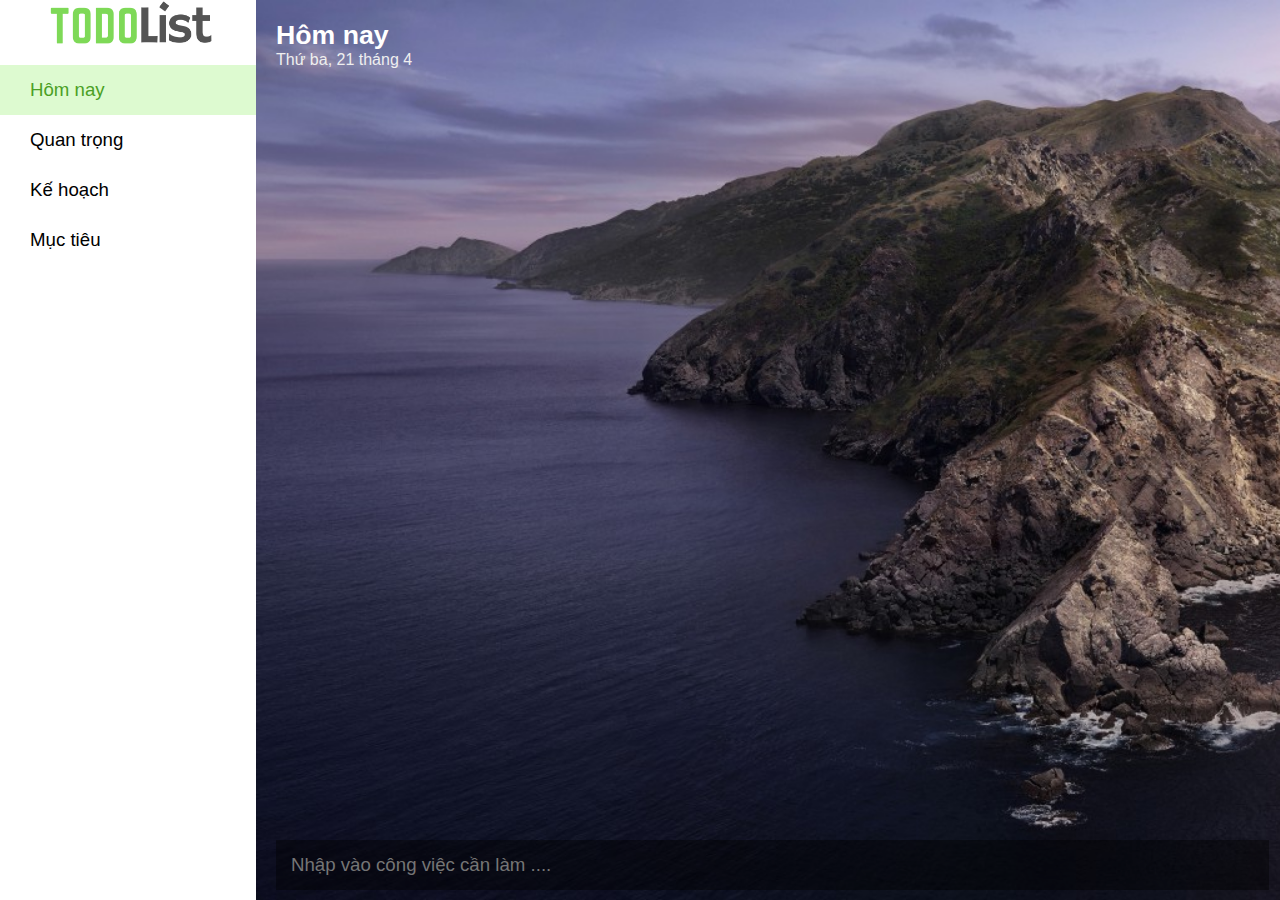
<file: binh/todo-list/index.html>
<!DOCTYPE html>
<html lang="en">

<head>
    <meta charset="UTF-8">
    <meta name="viewport" content="width=device-width, initial-scale=1.0">
    <title>tolist</title>
    <link rel="stylesheet" href="css/style.css">
    <link href="https://fonts.googleapis.com/css2?family=Hind:wght@600&display=swap" rel="stylesheet">
    <link rel="stylesheet" href="https://cdnjs.cloudflare.com/ajax/libs/font-awesome/4.7.0/css/font-awesome.min.css">
</head>

<body>
    <div class="container">
        <div class="boxleft">
            <div class="logo">
                <a href="#">
                    <img src="images/TODO.png" alt="">
                </a>
            </div>
            <ul>
                <li class="active">Hôm nay</li>
                <li>Quan trọng</li>
                <li>Kế hoạch</li>
                <li>Mục tiêu</li>
            </ul>
            <!-- <div id="oclock"></div> -->
        </div>
        <div class="boxright">
            <div class="title">
                <h2>Hôm nay</h2>
                <p>Thứ ba, 21 tháng 4</p>
            </div>
            <input type="text" class="input" id="nhap" placeholder="Nhập vào công việc cần làm ....">

            <!-- <div class="item">
            <input type="text" class="kq">
            <button class="edit"></button>
            <button class="remove"><i class="fa fa-trash-o" style="font-size:36px"></i></button>
            </div> -->
        </div>
    </div>
    <script src="script.js"></script>
    <script src="app.js"></script>
    <!-- <script src="p5.js"></script> -->
</body>

</html>
</file>
<file: binh/todo-list/css/style.css>
* {
    margin: 0;
    padding: 0;
    box-sizing: border-box;
}

body {
    width: 100%;
    font-family: sans-serif;
}

img {
    width: 100%;
    float: left;
}

.container {
    width: 100%;
    height: 100vh;
    max-height: 100vh;
}

.boxleft {
    width: 20%;
    float: left;
    height: inherit;
}

.boxleft ul {
    float: left;
    width: 100%;
    margin-top: 20px;
}

.boxleft ul li {
    height: 50px;
    line-height: 50px;
    padding-left: 30px;
    font-size: 14pt;
    cursor: pointer;
}

.active {
    background-color: #ddfad0;
    color: #4aa025;
}

.boxright {
    width: 80%;
    height: inherit;
    float: left;
    position: relative;
    padding: 20px;
    background-image: url(../images/bg.jpg);
    background-size: cover;
}

.boxright .title{
    color: #fff;
}

.title h2 {
    font-size: 20pt;
}

.title p {
    font-size: 12pt;
    color: #efefef;
}

input#nhap {
    width: 97%;
    position: absolute;
    bottom: 10px;
    display: flex;
    border: none;
    background-color: rgba(0, 0, 0, 0.4);
    height: 50px;
    z-index: 2;
    color: #fff;
    font-size: 14pt;
    padding-left: 15px;
}
</file>
